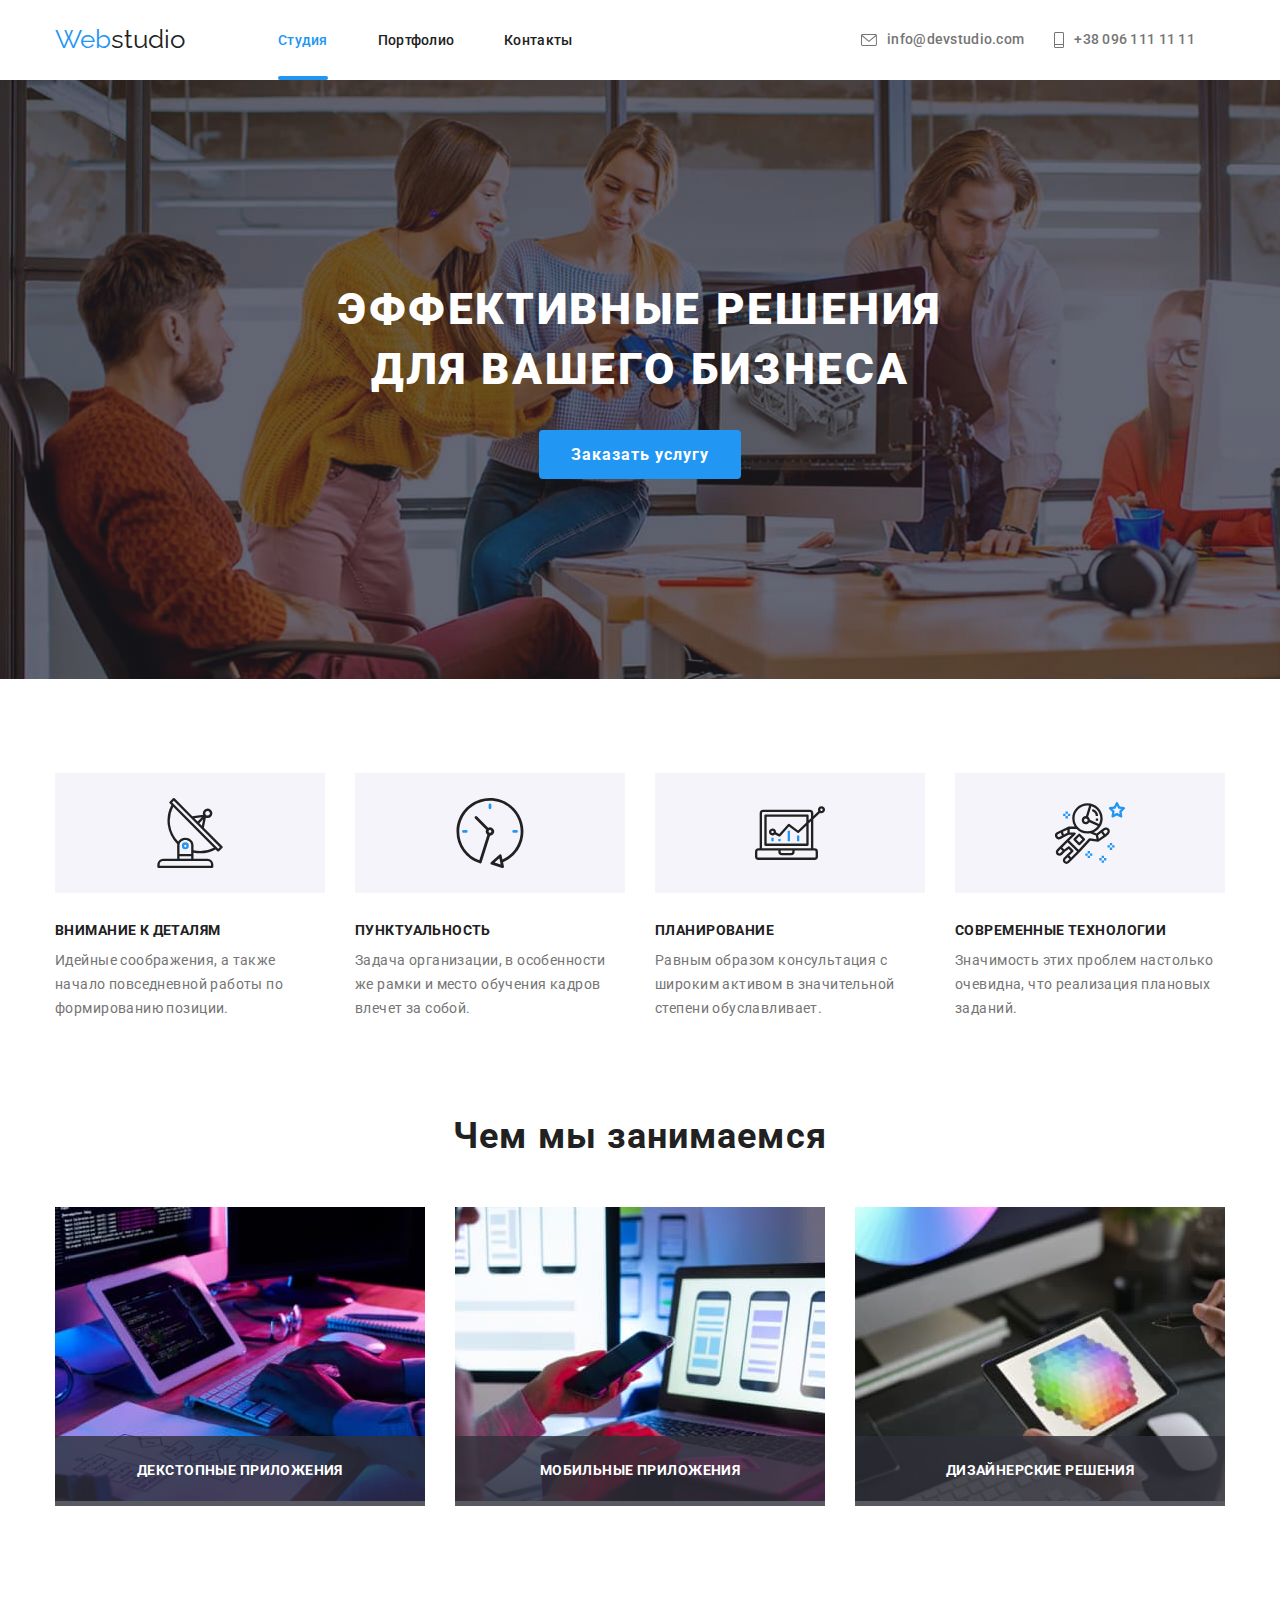
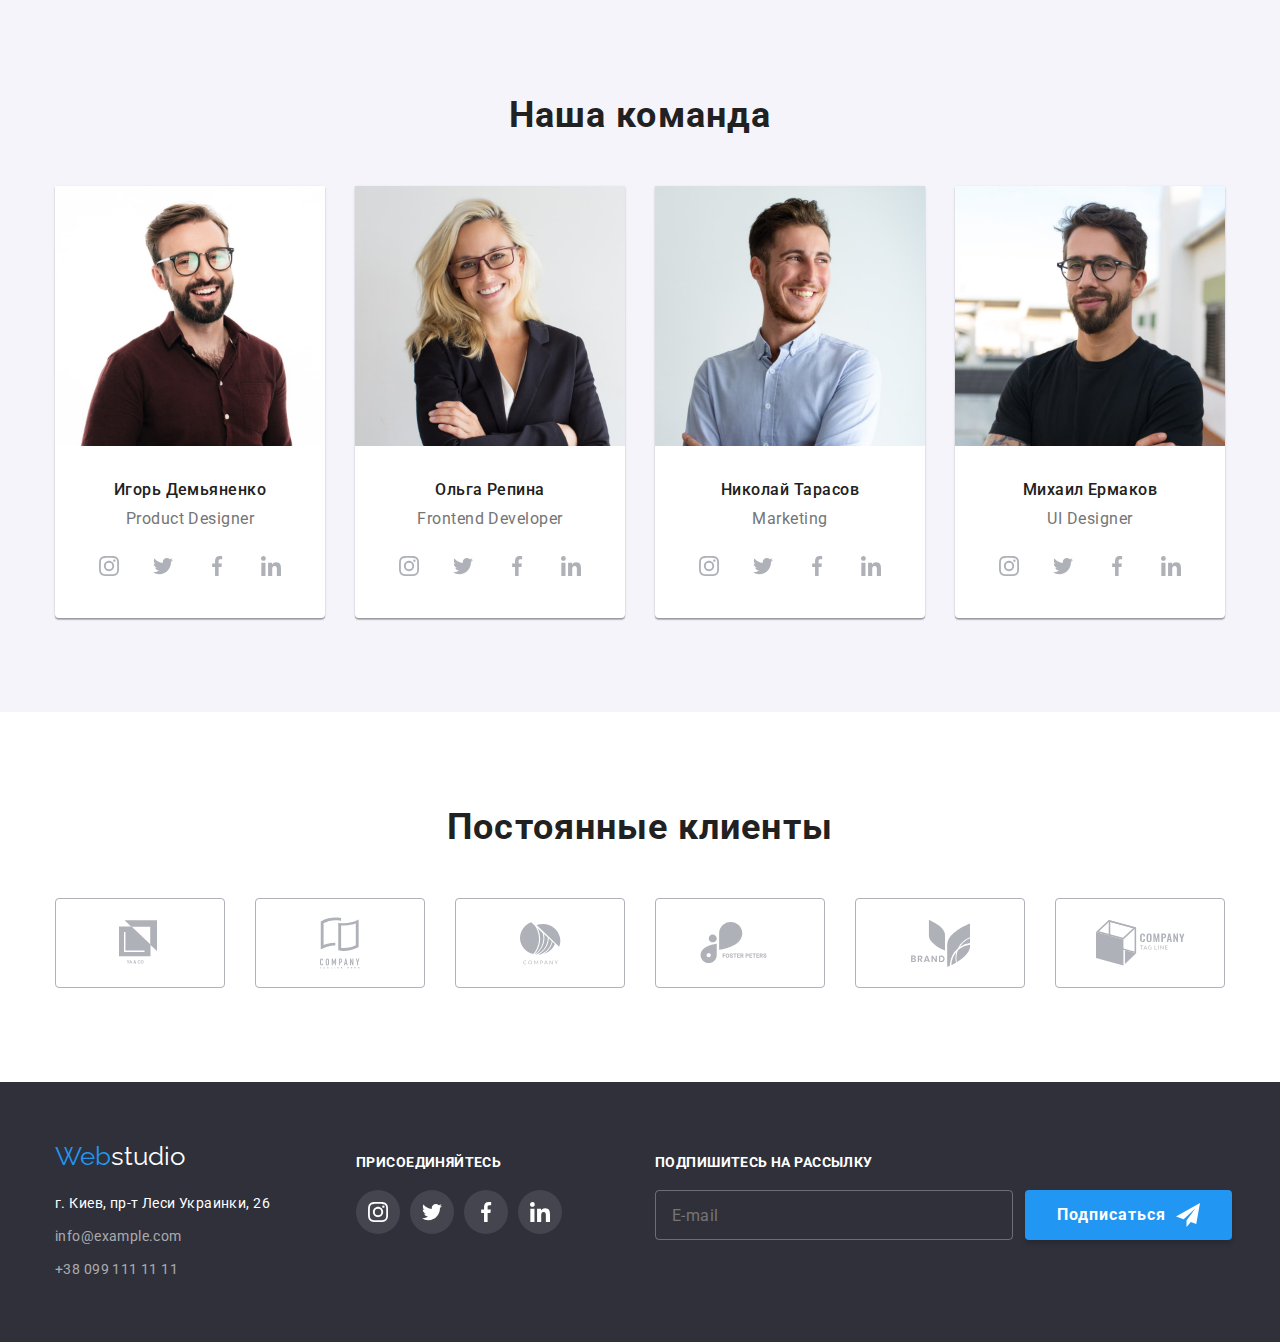
<file: index.html>
<!DOCTYPE html>
<html lang="ru">
  <!-- Ветка для учителя -->

  <head>
    <meta charset="UTF-8" />
    <meta name="viewport" content="width=device-width, initial-scale=1.0" />
    <title>Студия</title>
    <!-- <link
      rel="stylesheet"
      href="https://cdnjs.cloudflare.com/ajax/libs/modern-normalize/1.0.0/modern-normalize.min.css"
    /> -->
    <link rel="preconnect" href="https://fonts.gstatic.com" />
    <link
      href="https://fonts.googleapis.com/css2?family=Raleway:wght@700&family=Roboto:wght@400;500;700;900&display=swap"
      rel="stylesheet"
    />
    <link rel="stylesheet" href="./CSS/normalize.css" />
    <link rel="stylesheet" href="./CSS/style.css" />
  </head>

  <body>
    <!--Шапка сайта-->

    <header class="header header-index">
      <div class="container flex header-center">
        <nav class="nav-flex">
          <a lang="en" href="./index.html" class="logo link"
            ><span class="web">Web</span>studio</a
          >
          <ul class="site-nav list">
            <li class="space">
              <a href="./index.html" class="link current link-push-line"
                >Студия</a
              >
            </li>
            <li class="space">
              <a href="./portfolio.html" class="link">Портфолио</a>
            </li>
            <li class="space">
              <a href="" class="link">Контакты</a>
            </li>
          </ul>
        </nav>

        <ul class="contacts list">
          <li>
            <a href="mailto:info@devstudio.com" class="link"
              ><svg class="icon-contacts" width="16" height="12">
                <use href="./images/svg/sprite.svg#icon-envelope"></use>
              </svg>
              info@devstudio.com</a
            >
          </li>
          <li>
            <a href="tel:+380961111111" class="link"
              ><svg class="icon-contacts" width="10" height="16">
                <use href="./images/svg/sprite.svg#icon-phone"></use>
              </svg>
              +38 096 111 11 11</a
            >
          </li>
        </ul>
      </div>
    </header>
    <!--Основной уникальный контент-->
    <main>
      <section class="banner">
        <div class="banner-center">
          <h1 class="tagline">Эффективные решения для вашего бизнеса</h1>
          <a href="#" class="order btn link" data-modal-open>Заказать услугу</a>
        </div>
      </section>

      <!--Наши преимущества-->
      <section class="container section-padding">
        <h2 hidden>Наши преимущества</h2>
        <ul class="advantages list flex">
          <li class="flex-advantages">
            <div class="advantages-div">
              <svg class="advantages-svg">
                <use
                  href="./images/svg/sprite.svg#icon-advantages-antenna"
                ></use>
              </svg>
            </div>
            <h3 class="advantages-about">Внимание к деталям</h3>
            <p class="desc">
              Идейные соображения, а также начало повседневной работы по
              формированию позиции.
            </p>
          </li>
          <li class="flex-advantages">
            <div class="advantages-div">
              <svg class="advantages-svg">
                <use href="./images/svg/sprite.svg#icon-advantages-clock"></use>
              </svg>
            </div>
            <h3 class="advantages-about">Пунктуальность</h3>
            <p class="desc">
              Задача организации, в особенности же рамки и место обучения кадров
              влечет за собой.
            </p>
          </li>
          <li class="flex-advantages">
            <div class="advantages-div">
              <svg class="advantages-svg">
                <use
                  href="./images/svg/sprite.svg#icon-advantages-diagram"
                ></use>
              </svg>
            </div>
            <h3 class="advantages-about">Планирование</h3>
            <p class="desc">
              Равным образом консультация с широким активом в значительной
              степени обуславливает.
            </p>
          </li>
          <li class="flex-advantages">
            <div class="advantages-div">
              <svg class="advantages-svg">
                <use
                  href="./images/svg/sprite.svg#icon-advantages-astronaut"
                ></use>
              </svg>
            </div>
            <h3 class="advantages-about">Современные технологии</h3>
            <p class="desc">
              Значимость этих проблем настолько очевидна, что реализация
              плановых заданий.
            </p>
          </li>
        </ul>
      </section>
      <!--Чем мы занимаемся-->
      <section class="container section-whatwedo">
        <h2 class="heading">Чем мы занимаемся</h2>
        <ul class="list flex">
          <li class="whatwedo-list">
            <a href=""
              ><img
                src="./images/keyboards.jpg"
                alt="Печатает на клавиатуре"
                width="370"
            /></a>
            <div class="whatwedo-name">Декстопные приложения</div>
          </li>
          <li class="whatwedo-list">
            <a href=""
              ><img
                src="./images/lookatthephone.jpg"
                alt="Смотрит на телефон и на экран"
                width="370"
            /></a>
            <div class="whatwedo-name">Мобильные приложения</div>
          </li>
          <li class="whatwedo-list">
            <a href=""
              ><img
                src="./images/lookatthepalette.jpg"
                alt="Смотрит на цветовую палитру"
                width="370"
            /></a>
            <div class="whatwedo-name">Дизайнерские решения</div>
          </li>
        </ul>
      </section>
      <!--Наши специалисты-->
      <section class="ourteam section-padding">
        <div class="container">
          <h2 class="heading">Наша команда</h2>
          <ul class="list flex">
            <li class="ourteam-back">
              <a href=""
                ><img
                  src="./images/our-team/igor.jpg"
                  alt="фото Игоря Демьяненко"
                  width="270"
              /></a>
              <h3 class="heading-team">Игорь Демьяненко</h3>
              <p class="desc">Product Designer</p>
              <ul class="flex list icon-ul">
                <li class="icon-list">
                  <a class="icon-social-list" href="" alt="Иконка Инстаграм">
                    <svg class="icon-social">
                      <use href="./images/svg/sprite.svg#icon-instagram"></use>
                    </svg>
                  </a>
                </li>
                <li>
                  <a class="icon-social-list" href="" alt="Иконка Твиттер">
                    <svg class="icon-social">
                      <use href="./images/svg/sprite.svg#icon-twitter"></use>
                    </svg>
                  </a>
                </li>
                <li>
                  <a class="icon-social-list" href="" alt="Иконка Фейсбук">
                    <svg class="icon-social">
                      <use href="./images/svg/sprite.svg#icon-facebook"></use>
                    </svg>
                  </a>
                </li>
                <li>
                  <a class="icon-social-list" href="" alt="Иконка Линкедин">
                    <svg class="icon-social">
                      <use href="./images/svg/sprite.svg#icon-linkedin"></use>
                    </svg>
                  </a>
                </li>
              </ul>
            </li>
            <li class="ourteam-back">
              <a href=""
                ><img
                  src="./images/our-team/olga.jpg"
                  alt="фото Ольги Репиной"
                  width="270"
              /></a>
              <h3 class="heading-team">Ольга Репина</h3>
              <p class="desc">Frontend Developer</p>
              <ul class="flex list icon-ul">
                <li class="icon-list">
                  <a class="icon-social-list" href="" alt="Иконка Инстаграм">
                    <svg class="icon-social">
                      <use href="./images/svg/sprite.svg#icon-instagram"></use>
                    </svg>
                  </a>
                </li>
                <li>
                  <a class="icon-social-list" href="" alt="Иконка Твиттер">
                    <svg class="icon-social">
                      <use href="./images/svg/sprite.svg#icon-twitter"></use>
                    </svg>
                  </a>
                </li>
                <li>
                  <a class="icon-social-list" href="" alt="Иконка Фейсбук">
                    <svg class="icon-social">
                      <use href="./images/svg/sprite.svg#icon-facebook"></use>
                    </svg>
                  </a>
                </li>
                <li>
                  <a class="icon-social-list" href="" alt="Иконка Линкедин">
                    <svg class="icon-social">
                      <use href="./images/svg/sprite.svg#icon-linkedin"></use>
                    </svg>
                  </a>
                </li>
              </ul>
            </li>
            <li class="ourteam-back">
              <a href=""
                ><img
                  src="./images/our-team/nikolay.jpg"
                  alt="фото Николая Тарасова"
                  width="270"
              /></a>
              <h3 class="heading-team">Николай Тарасов</h3>
              <p class="desc">Marketing</p>
              <ul class="flex list icon-ul">
                <li>
                  <a class="icon-social-list" href="" alt="Иконка Инстаграм">
                    <svg class="icon-social">
                      <use href="./images/svg/sprite.svg#icon-instagram"></use>
                    </svg>
                  </a>
                </li>
                <li>
                  <a class="icon-social-list" href="" alt="Иконка Твиттер">
                    <svg class="icon-social">
                      <use href="./images/svg/sprite.svg#icon-twitter"></use>
                    </svg>
                  </a>
                </li>
                <li>
                  <a class="icon-social-list" href="" alt="Иконка Фейсбук">
                    <svg class="icon-social">
                      <use href="./images/svg/sprite.svg#icon-facebook"></use>
                    </svg>
                  </a>
                </li>
                <li>
                  <a class="icon-social-list" href="" alt="Иконка Линкедин">
                    <svg class="icon-social">
                      <use href="./images/svg/sprite.svg#icon-linkedin"></use>
                    </svg>
                  </a>
                </li>
              </ul>
            </li>
            <li class="ourteam-back">
              <a href=""
                ><img
                  src="./images/our-team/mickael.jpg"
                  alt="фото Михаила Ермакова"
                  width="270"
              /></a>
              <h3 class="heading-team">Михаил Ермаков</h3>
              <p class="desc">UI Designer</p>
              <ul class="flex list icon-ul">
                <li class="icon-list">
                  <a class="icon-social-list" href="" alt="Иконка Инстаграм">
                    <svg class="icon-social">
                      <use href="./images/svg/sprite.svg#icon-instagram"></use>
                    </svg>
                  </a>
                </li>
                <li>
                  <a class="icon-social-list" href="" alt="Иконка Твиттер">
                    <svg class="icon-social">
                      <use href="./images/svg/sprite.svg#icon-twitter"></use>
                    </svg>
                  </a>
                </li>
                <li>
                  <a class="icon-social-list" href="" alt="Иконка Фейсбук">
                    <svg class="icon-social">
                      <use href="./images/svg/sprite.svg#icon-facebook"></use>
                    </svg>
                  </a>
                </li>
                <li>
                  <a class="icon-social-list" href="" alt="Иконка Линкедин">
                    <svg class="icon-social">
                      <use href="./images/svg/sprite.svg#icon-linkedin"></use>
                    </svg>
                  </a>
                </li>
              </ul>
            </li>
          </ul>
        </div>
      </section>
      <!-- Постоянные клиенты -->
      <section class="section-padding">
        <div class="container">
          <h2 class="heading">Постоянные клиенты</h2>
          <ul class="list flex">
            <li>
              <a class="logo-container" href="">
                <svg class="icon-logo" width="42px" height="49px">
                  <use href="./images/svg/sprite.svg#icon-logo-one"></use>
                </svg>
              </a>
            </li>
            <li>
              <a class="logo-container" href="">
                <svg class="icon-logo" width="40px" height="52px">
                  <use href="./images/svg/sprite.svg#icon-logo-two"></use>
                </svg>
              </a>
            </li>

            <li>
              <a class="logo-container" href="">
                <svg class="icon-logo" width="41px" height="43px">
                  <use href="./images/svg/sprite.svg#icon-logo-three"></use>
                </svg>
              </a>
            </li>
            <li>
              <a class="logo-container" href="">
                <svg class="icon-logo" width="80px" height="42px">
                  <use href="./images/svg/sprite.svg#icon-logo-four"></use>
                </svg>
              </a>
            </li>
            <li>
              <a class="logo-container" href="">
                <svg class="icon-logo" width="59px" height="47px">
                  <use href="./images/svg/sprite.svg#icon-logo-five"></use>
                </svg>
              </a>
            </li>
            <li>
              <a class="logo-container" href="">
                <svg class="icon-logo" width="89px" height="46px">
                  <use href="./images/svg/sprite.svg#icon-logo-six"></use>
                </svg>
              </a>
            </li>
          </ul>
        </div>
      </section>
    </main>
    <footer class="footer">
      <div class="container footer-flex">
        <div>
          <a lang="en" href="./index.html" class="logo link"
            ><span class="web">Web</span>studio</a
          >
          <address class="address">
            г. Киев, пр-т Леси Украинки, 26
            <a href="mailto:info@example.com" class="link">info@example.com</a>
            <a href="tel:+380991111111" class="link">+38 099 111 11 11</a>
          </address>
        </div>
        <div class="footer-margin">
          <p class="footer-p">присоединяйтесь</p>
          <ul class="flex list">
            <li class="footer-space-icon">
              <a class="icon-footer-list" href="" alt="Иконка Инстаграм">
                <svg class="icon-social">
                  <use href="./images/svg/sprite.svg#icon-instagram"></use>
                </svg>
              </a>
            </li>
            <li class="footer-space-icon">
              <a class="icon-footer-list" href="" alt="Иконка Твиттер">
                <svg class="icon-social">
                  <use href="./images/svg/sprite.svg#icon-twitter"></use>
                </svg>
              </a>
            </li>
            <li class="footer-space-icon">
              <a class="icon-footer-list" href="" alt="Иконка Фейсбук">
                <svg class="icon-social">
                  <use href="./images/svg/sprite.svg#icon-facebook"></use>
                </svg>
              </a>
            </li>
            <li class="footer-space-icon">
              <a class="icon-footer-list" href="" alt="Иконка Линкедин">
                <svg class="icon-social">
                  <use href="./images/svg/sprite.svg#icon-linkedin"></use>
                </svg>
              </a>
            </li>
          </ul>
        </div>
        <!-- Форма в футере -->
        <div class="footer-form-wrapper">
          <p class="footer-p">Подпишитесь на рассылку</p>
          <form class="footer-form">
            <input
              class="footer-input"
              type="email"
              name="mail"
              placeholder="E-mail"
              id="mail-footer"
            />
            <button class="footer-form-button btn" type="submit">
              <span>Подписаться</span>
              <svg class="icon-footer-send-form">
                <use
                  href="./images/svg/sprite.svg#icon-footer-send-button"
                ></use>
              </svg>
            </button>
          </form>
        </div>
      </div>
    </footer>
    <!-- Модалка -->
    <!-- is-hidden вернуть в бэкдроп -->
    <div class="backdrop is-hidden" data-modal>
      <div class="modal">
        <button class="modal-close-button" data-modal-close>
          <img src="./images/close.png" alt="X" class="png-close-button" />
        </button>
        <!-- Форма в модалке -->
        <form class="modal-form">
          <h4 class="modal-header-text">
            Оставьте свои данные, мы вам перезвоним
          </h4>
          <!-- Имя -->
          <label class="label-modal block" for="name">Имя</label>
          <span class="input-modal-wrapper" .>
            <svg class="icon-modal">
              <use href="./images/svg/sprite.svg#icon-modal-name"></use>
            </svg>
            <input
              class="input-modal block"
              type="text"
              name="name"
              id="name"
              pattern="[а-я А-Я]{2,}"
            />
          </span>
          <!-- Телефон -->
          <label class="label-modal block" for="phone">Телефон</label>
          <span class="input-modal-wrapper">
            <svg class="icon-modal">
              <use href="./images/svg/sprite.svg#icon-modal-phone"></use>
            </svg>
            <input class="input-modal block" type="tel" name="tel" id="phone" />
          </span>
          <!-- Почта -->
          <label class="label-modal block" for="mail">Почта</label>
          <span class="input-modal-wrapper">
            <svg class="icon-modal">
              <use href="./images/svg/sprite.svg#icon-modal-email"></use>
            </svg>
            <input
              class="input-modal block"
              type="email"
              name="mail"
              id="mail"
            />
          </span>
          <!-- Комментарии -->
          <label class="label-modal block" for="comment">Комментарий</label>
          <textarea
            class="textarea-modal block"
            name="comment"
            id="comment"
            placeholder="Введите текст"
          ></textarea>
          <div class="block agree-form">
            <input
              class="checkbox"
              type="checkbox"
              name="checkbox"
              id="policy"
              value="accept"
            />
            <label class="checkbox-text label-agree" for="policy"
              >Соглашаюсь с рассылкой и принимаю</label
            >
            <a class="checkbox-text agree" href="#">Условия договора</a>
          </div>
          <button class="button-modal btn" type="submit">Отправить</button>
        </form>
      </div>
    </div>
    <script src="./js/modal.js"></script>
  </body>
</html>
</file>
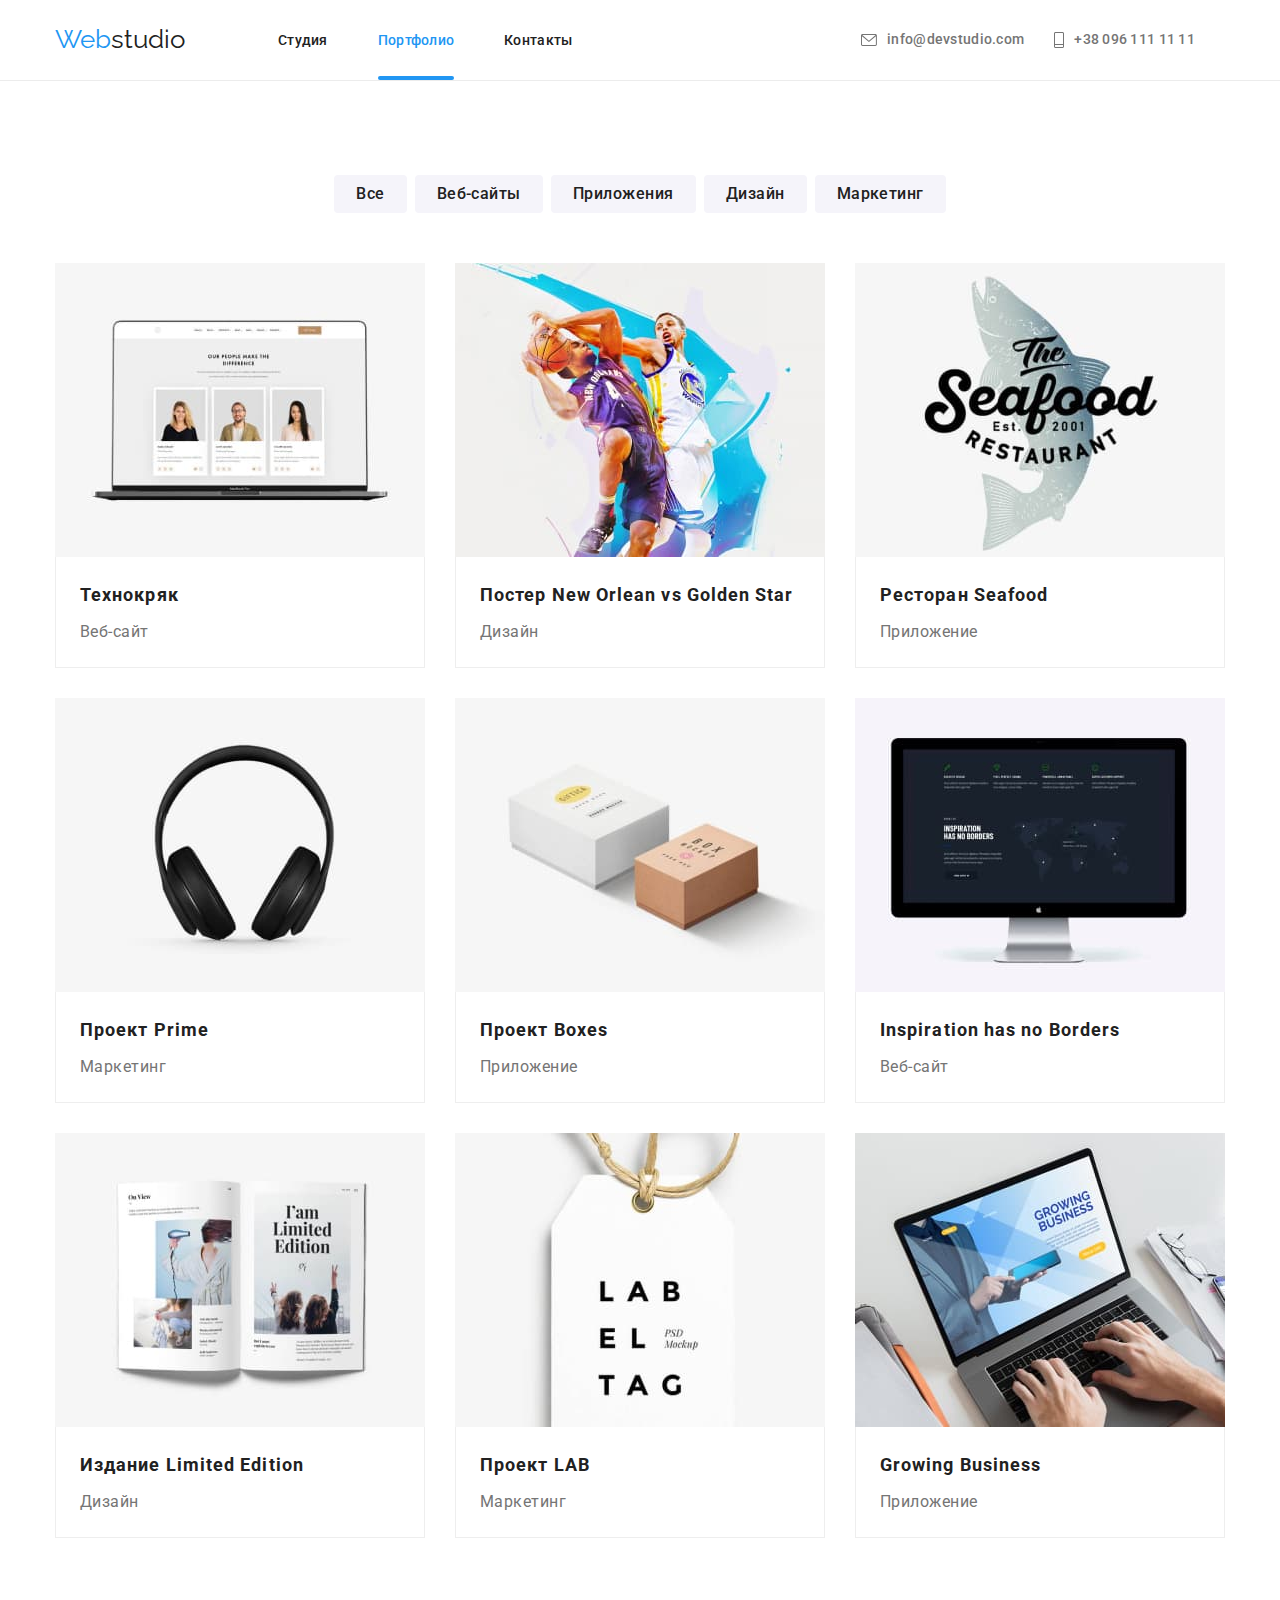
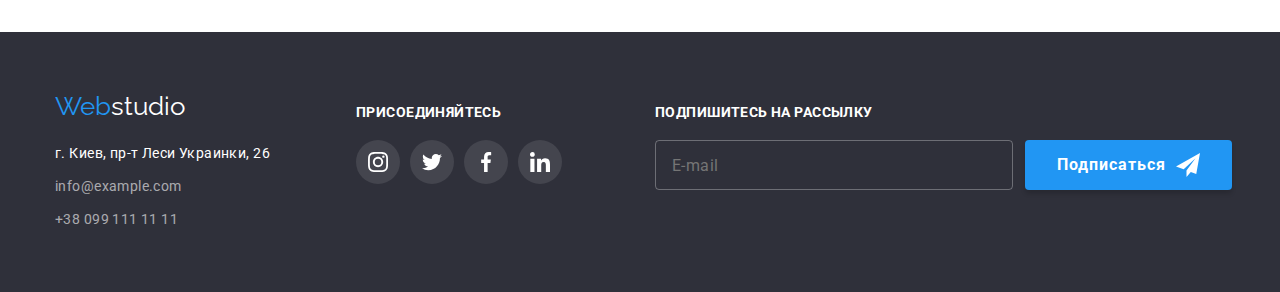
<file: portfolio.html>
<!DOCTYPE html>
<html lang="ru">
  <!-- Ветка для учителя -->

  <head>
    <meta charset="UTF-8" />
    <meta name="viewport" content="width=device-width, initial-scale=1.0" />
    <title>Портфолио</title>
    <!-- <link
      rel="stylesheet"
      href="https://cdnjs.cloudflare.com/ajax/libs/modern-normalize/1.0.0/modern-normalize.min.css"
    /> -->
    <link rel="preconnect" href="https://fonts.gstatic.com" />
    <link
      href="https://fonts.googleapis.com/css2?family=Raleway:wght@700&family=Roboto:wght@400;500;700;900&display=swap"
      rel="stylesheet"
    />
    <link rel="stylesheet" href="./CSS/normalize.css" />
    <link rel="stylesheet" href="./CSS/style.css" />
  </head>

  <body>
    <!-- Шапка сайта -->
    <header class="header">
      <div class="container flex header-center">
        <nav class="nav-flex">
          <a lang="en" href="./index.html" class="logo link"
            ><span class="web">Web</span>studio</a
          >
          <ul class="site-nav list">
            <li class="space">
              <a href="./index.html" class="link">Студия</a>
            </li>
            <li class="space">
              <a href="./portfolio.html" class="link current link-push-line"
                >Портфолио</a
              >
            </li>
            <li class="space">
              <a href="" class="link">Контакты</a>
            </li>
          </ul>
        </nav>

        <ul class="contacts list">
          <li>
            <a href="mailto:info@devstudio.com" class="link"
              ><svg class="icon-contacts" width="16" height="12">
                <use href="./images/svg/sprite.svg#icon-envelope"></use>
              </svg>
              info@devstudio.com</a
            >
          </li>
          <li>
            <a href="tel:+380961111111" class="link"
              ><svg class="icon-contacts" width="10" height="16">
                <use href="./images/svg/sprite.svg#icon-phone"></use>
              </svg>
              +38 096 111 11 11</a
            >
          </li>
        </ul>
      </div>
    </header>
    <!-- Основной контент -->
    <main>
      <section class="gallery container section-padding">
        <h1 hidden>Галерея работ</h1>
        <ul class="list flex-button">
          <li class="space-button">
            <button type="button" class="button">Все</button>
          </li>
          <li class="space-button">
            <button type="button" class="button">Веб-сайты</button>
          </li>
          <li class="space-button">
            <button type="button" class="button">Приложения</button>
          </li>
          <li class="space-button">
            <button type="button" class="button">Дизайн</button>
          </li>
          <li class="space-button">
            <button type="button" class="button">Маркетинг</button>
          </li>
        </ul>
        <ul class="list flex-gallery wrap">
          <li class="gallery-back">
            <div class="main-img-gallery">
              <img
                class="img-gallery"
                src="./images/gallery/technoduck.jpg"
                alt="Презентация сайта компании Технокряк"
                width="370"
                height="294"
              />
              <div class="overlay-gallery">
                Технокряк это современная площадка распространения коронавируса.
                Компании используют эту платформу для цифрового шпионажа и атак
                на защищённые сервера конкурентов.
              </div>
            </div>
            <div class="bordering">
              <h2 class="heading-gallery">Технокряк</h2>
              <p class="desc">Веб-сайт</p>
            </div>
          </li>
          <li class="gallery-back">
            <div class="main-img-gallery">
              <img
                class="img-gallery"
                src="./images/gallery/poster-neworleans.jpg"
                alt="Дизайн постера для баскетбольного матча команд Нового Орлеана и Золотых Звёзд"
                width="370"
                height="294"
              />
              <div class="overlay-gallery">
                Технокряк это современная площадка распространения коронавируса.
                Компании используют эту платформу для цифрового шпионажа и атак
                на защищённые сервера конкурентов.
              </div>
            </div>
            <div class="bordering">
              <h2 class="heading-gallery">
                Постер <span lang="en">New Orlean vs Golden Star</span>
              </h2>
              <p class="desc">Дизайн</p>
            </div>
          </li>
          <li class="gallery-back">
            <div class="main-img-gallery">
              <img
                class="img-gallery"
                src="./images/gallery/rest-seafood.jpg"
                alt="Дизайн приложения для рыбного ресторана"
                width="370"
                height="294"
              />
              <div class="overlay-gallery">
                Технокряк это современная площадка распространения коронавируса.
                Компании используют эту платформу для цифрового шпионажа и атак
                на защищённые сервера конкурентов.
              </div>
            </div>
            <div class="bordering">
              <h2 class="heading-gallery" lang="en">
                Ресторан <span lang="en">Seafood</span>
              </h2>
              <p class="desc">Приложение</p>
            </div>
          </li>

          <li class="gallery-back">
            <div class="main-img-gallery">
              <img
                class="img-gallery"
                src="./images/gallery/headphones.jpg"
                alt="Презентация маркетинг-проекта с наушниками"
                width="370"
                height="294"
              />
              <div class="overlay-gallery">
                Технокряк это современная площадка распространения коронавируса.
                Компании используют эту платформу для цифрового шпионажа и атак
                на защищённые сервера конкурентов.
              </div>
            </div>
            <div class="bordering">
              <h2 class="heading-gallery">
                Проект <span lang="en">Prime</span>
              </h2>
              <p class="desc">Маркетинг</p>
            </div>
          </li>
          <li class="gallery-back">
            <div class="main-img-gallery">
              <img
                class="img-gallery"
                src="./images/gallery/boxes.jpg"
                alt="Дизайн приложения проекта Коробки"
                width="370"
                height="294"
              />
              <div class="overlay-gallery">
                Технокряк это современная площадка распространения коронавируса.
                Компании используют эту платформу для цифрового шпионажа и атак
                на защищённые сервера конкурентов.
              </div>
            </div>
            <div class="bordering">
              <h2 class="heading-gallery">
                Проект <span lang="en">Boxes</span>
              </h2>
              <p class="desc">Приложение</p>
            </div>
          </li>
          <li class="gallery-back">
            <div class="main-img-gallery">
              <img
                class="img-gallery"
                class="img-gallery"
                src="./images/gallery/web-inspiration.jpg"
                alt="Презентация веб-сайта Вдохновение не имеет границ"
                width="370"
                height="294"
              />
              <div class="overlay-gallery">
                Технокряк это современная площадка распространения коронавируса.
                Компании используют эту платформу для цифрового шпионажа и атак
                на защищённые сервера конкурентов.
              </div>
            </div>
            <div class="bordering">
              <h2 class="heading-gallery" lang="en">
                Inspiration has no Borders
              </h2>
              <p class="desc">Веб-сайт</p>
            </div>
          </li>

          <li class="gallery-back">
            <div class="main-img-gallery">
              <img
                class="img-gallery"
                src="./images/gallery/book.jpg"
                alt="Дизайн издания Лимитед Едишн"
                width="370"
                height="294"
              />
              <div class="overlay-gallery">
                Технокряк это современная площадка распространения коронавируса.
                Компании используют эту платформу для цифрового шпионажа и атак
                на защищённые сервера конкурентов.
              </div>
            </div>
            <div class="bordering">
              <h2 class="heading-gallery">
                Издание <span lang="en">Limited Edition</span>
              </h2>
              <p class="desc">Дизайн</p>
            </div>
          </li>
          <li class="gallery-back">
            <div class="main-img-gallery">
              <img
                class="img-gallery"
                src="./images/gallery/label-lab.jpg"
                alt="Презентация маркетинг-проекта на бирке Лаб"
                width="370"
                height="294"
              />
              <div class="overlay-gallery">
                Технокряк это современная площадка распространения коронавируса.
                Компании используют эту платформу для цифрового шпионажа и атак
                на защищённые сервера конкурентов.
              </div>
            </div>
            <div class="bordering">
              <h2 class="heading-gallery">Проект <span lang="en">LAB</span></h2>
              <p class="desc">Маркетинг</p>
            </div>
          </li>
          <li class="gallery-back">
            <div class="main-img-gallery">
              <img
                class="img-gallery"
                src="./images/gallery/hand-app.jpg"
                alt="Презентация приложения"
                width="370"
                height="294"
              />
              <div class="overlay-gallery">
                Технокряк это современная площадка распространения коронавируса.
                Компании используют эту платформу для цифрового шпионажа и атак
                на защищённые сервера конкурентов.
              </div>
            </div>
            <div class="bordering">
              <h2 class="heading-gallery" lang="en">Growing Business</h2>
              <p class="desc">Приложение</p>
            </div>
          </li>
        </ul>
      </section>
    </main>
    <!-- Подвал -->
    <footer class="footer">
      <div class="container footer-flex">
        <div>
          <a lang="en" href="./index.html" class="logo link"
            ><span class="web">Web</span>studio</a
          >
          <address class="address">
            г. Киев, пр-т Леси Украинки, 26
            <a href="mailto:info@example.com" class="link">info@example.com</a>
            <a href="tel:+380991111111" class="link">+38 099 111 11 11</a>
          </address>
        </div>
        <div class="footer-margin">
          <p class="footer-p">присоединяйтесь</p>
          <ul class="flex list">
            <li class="footer-space-icon">
              <a class="icon-footer-list" href="" alt="Иконка Инстаграм">
                <svg class="icon-social">
                  <use href="./images/svg/sprite.svg#icon-instagram"></use>
                </svg>
              </a>
            </li>
            <li class="footer-space-icon">
              <a class="icon-footer-list" href="" alt="Иконка Твиттер">
                <svg class="icon-social">
                  <use href="./images/svg/sprite.svg#icon-twitter"></use>
                </svg>
              </a>
            </li>
            <li class="footer-space-icon">
              <a class="icon-footer-list" href="" alt="Иконка Фейсбук">
                <svg class="icon-social">
                  <use href="./images/svg/sprite.svg#icon-facebook"></use>
                </svg>
              </a>
            </li>
            <li class="footer-space-icon">
              <a class="icon-footer-list" href="" alt="Иконка Линкедин">
                <svg class="icon-social">
                  <use href="./images/svg/sprite.svg#icon-linkedin"></use>
                </svg>
              </a>
            </li>
          </ul>
        </div>
        <!-- Форма в футере -->
        <div class="footer-form-wrapper">
          <p class="footer-p">Подпишитесь на рассылку</p>
          <form class="footer-form">
            <input
              class="footer-input"
              type="email"
              name="mail"
              placeholder="E-mail"
              id="mail-footer"
            />
            <button class="footer-form-button btn" type="submit">
              <span>Подписаться</span>
              <svg class="icon-footer-send-form">
                <use
                  href="./images/svg/sprite.svg#icon-footer-send-button"
                ></use>
              </svg>
            </button>
          </form>
        </div>
      </div>
    </footer>
  </body>
</html>
</file>
<file: CSS/style.css>
/* цвет текста
черный основной #212121
белый #FFFFFF
бледносерый добавочный #757575 
акцентный голубой для текста и оформления #2196F3 
цвета баннера и футера #2F303A
для кнопок и секции светло серый #F5F4FA */
/* нормалайз не дает нужного эффеккта по этому использую это html {
  box-sizing: border-box;
}
*,
*::before,
*::after {
  box-sizing: inherit;
} */

/* About all document */
html {
  box-sizing: border-box;
}
* {
  box-sizing: inherit;
  padding-inline-start: 0px;
}

:root {
  --accent-color: #2196f3;
  --main-color: #212121;
  --second-color: #757575;
  --clean-color: #ffffff;
  --dark-background: #2f303a;
  --light-background: #f5f4fa;
  --border-header: #ececec;
  --border-gallery: #eeeeee;
  --footer-link: rgba(255, 255, 255, 0.6);
  --drop-shadow: drop-shadow(0px 4px 4px rgba(0, 0, 0, 0.25));
  --icon-gray: #afb1b8;
  --ourteam-shadow: 0px 1px 3px rgba(0, 0, 0, 0.12),
    0px 1px 1px rgba(0, 0, 0, 0.14), 0px 2px 1px rgba(0, 0, 0, 0.2);
  --footer-icons: rgba(255, 255, 255, 0.1);
  --modal-shadow: 0px 1px 3px rgba(0, 0, 0, 0.12),
    0px 1px 1px rgba(0, 0, 0, 0.14), 0px 2px 1px rgba(0, 0, 0, 0.2);
  --modal-back: rgba(0, 0, 0, 0.2);
  --whatwedo-overlay: rgba(47, 48, 58, 0.8);
  --gallery-overlay: rgba(33, 150, 243, 0.9);

  --timing-function: cubic-bezier(0.4, 0, 0.2, 1);
  --time-duration: 250ms;
  --footer-shadow-button: 0px 4px 4px rgba(0, 0, 0, 0.15);
  --footer-border-input: rgba(255, 255, 255, 0.3);
  --input-modal-border: rgba(33, 33, 33, 0.2);
  --textarea-placeholder: rgba(117, 117, 117, 0.5);
}

body {
  background-color: var(--clean-color);
  color: var(--main-color);
  font-family: 'Roboto', sans-serif;
  font-style: normal;
  font-weight: normal;
}

/* ширина общего контента */
.container {
  margin-left: auto;
  margin-right: auto;
  width: 1200px;
  padding-left: 15px;
  padding-right: 15px;
}
.flex {
  display: flex;
  justify-content: space-between;
}

.wrap {
  flex-wrap: wrap;
}
.web {
  color: var(--accent-color);
}

.list {
  list-style: none;
  margin: 0px;
}

.btn {
  color: var(--clean-color);
  background-color: var(--accent-color);
  font-family: Roboto;
  font-weight: bold;
  font-size: 16px;
  line-height: 1.87;
  text-align: center;
  letter-spacing: 0.06em;
  border-radius: 4px;
}
/* Header */
.header {
  padding: 25px 0px;
  border-bottom: 1px solid var(--border-header);
}

.header-index {
  border: none;
}
.header .header-center {
  align-items: center;
}

.logo {
  color: var(--main-color);
  font-family: 'Raleway', sans-serif;
  font-size: 26px;
}

.contacts .link,
.contacts .link:visited {
  color: var(--second-color);
  font-weight: 500;
  font-size: 14px;
  line-height: 1.14;
  letter-spacing: 0.02em;
  margin-right: 30px;
  display: flex;
  align-items: center;
  /* 
  transition-property: color;
  transition-duration: 250ms;
  transition-timing-function: var(--timing-function); */
  transition: color var(--time-duration) var(--timing-function);
}
.contacts:last-child {
  margin-right: 0;
}
.icon-contacts {
  margin-right: 10px;
}

.space:not(:last-child) {
  margin-right: 50px;
}

.contacts {
  display: flex;
}

.nav-flex {
  display: flex;
  align-items: center;
}

.site-nav {
  margin-left: 93px;
  display: flex;
}

.site-nav .link,
.site-nav .link:visited {
  color: var(--main-color);
  font-weight: 500;
  font-size: 14px;
  line-height: 1.14;
  letter-spacing: 0.02em;

  /* transition-property: color;
  transition-duration: 250ms;
  transition-timing-function: var(--timing-function); */
  transition: color var(--time-duration) var(--timing-function);
}

.site-nav .link:hover,
.site-nav .link:focus,
.contacts .link:hover,
.contacts .link:focus {
  color: var(--accent-color);
}

.site-nav .link.current {
  color: var(--accent-color);
}

/* link hover line */
.link-push-line {
  position: relative;
  padding: 32px 0;
}

.link-push-line::before {
  content: '';
  position: absolute;
  bottom: 0;
  width: 100%;
  height: 4px;
  background-color: var(--accent-color);
  border-radius: 2px;
}

/* section banner */
.tagline {
  font-weight: 900;
  font-size: 44px;
  line-height: 1.36;
  text-align: center;
  letter-spacing: 0.06em;
  text-transform: uppercase;
  color: var(--clean-color);
  width: 696px;
  margin: 0 auto;
}

.banner-center {
  text-align: center;
}

.banner {
  padding: 200px 0px;
  background-color: var(--dark-background);
  background-image: linear-gradient(
      to top,
      rgba(47, 48, 58, 0.4),
      rgba(47, 48, 58, 0.4)
    ),
    url(../images/bg-our-office.jpg);
  background-size: cover;
}

.order {
  display: inline-block;
  padding: 10px 32px;
  margin-top: 30px;
  box-shadow: var(--drop-shadow);
}

/* most sections */
.section-padding {
  padding: 94px 15px;
}

/* section our advantages */
.advantages .advantages-about {
  font-weight: bold;
  font-size: 14px;
  line-height: 1.14;
  letter-spacing: 0.03em;
  text-transform: uppercase;
  margin: 0px 0px 10px 0px;
}

.advantages .desc {
  font-size: 14px;
  line-height: 1.71;
  letter-spacing: 0.03em;
  margin: 0px;
}

.flex-advantages {
  width: 270px;
}

.advantages-div {
  display: flex;
  background-color: var(--light-background);
  height: 120px;
  margin-bottom: 30px;
  align-items: center;
  justify-content: center;
}
.advantages-svg {
  width: 70px;
  height: 70px;
}
/* section what we do */
.section-whatwedo {
  padding-bottom: 94px;
}
.whatwedo-list {
  position: relative;
}
.whatwedo-name {
  position: absolute;
  bottom: 0;
  width: 100%;

  font-weight: bold;
  font-size: 14px;
  line-height: 1.14;
  letter-spacing: 0.03em;

  text-align: center;
  text-transform: uppercase;
  color: var(--clean-color);
  background: var(--whatwedo-overlay);
  padding-top: 27px;
  padding-bottom: 27px;
}
/* section our team */
.ourteam {
  background-color: var(--light-background);
}

.ourteam .heading-team {
  font-weight: 500;
  font-size: 16px;
  line-height: 1.19;
  text-align: center;
  letter-spacing: 0.03em;
  margin: 30px 0px 10px 0px;
}

.ourteam .desc {
  font-size: 16px;
  line-height: 1.19;
  text-align: center;
  letter-spacing: 0.03em;
  margin: 0px 0px 16px 0px;
}

.ourteam-back,
.ourteam-back:visited {
  background-color: var(--clean-color);
  width: 270px;
  /* в макете стоит три тени - это немного странно - они действуют одновременно?зачем так? */
  box-shadow: var(--ourteam-shadow);
  border-radius: 0px 0px 4px 4px;
  cursor: pointer;

  /* transition-property: filter;
  transition-duration: 250ms;
  transition-timing-function: var(--timing-function); */
  transition: filter var(--time-duration) var(--timing-function);
}

.ourteam-back:hover,
.ourteam-back:focus {
  filter: var(--drop-shadow);
}

.icon-ul {
  padding: 0 32px 30px 32px;
}

.icon-social-list,
.icon-social-list:visited {
  width: 44px;
  height: 44px;
  display: flex;
  justify-content: center;
  align-items: center;
  fill: var(--icon-gray);
  border-radius: 50%;

  /* transition-property: background-color, fill;
  transition-duration: 250ms;
  transition-timing-function: var(--timing-function); */
  transition: background-color var(--time-duration) var(--timing-function),
    fill var(--time-duration) var(--timing-function);
}
.icon-social-list:hover,
.icon-social-list:focus {
  border-radius: 50%;
  background-color: var(--accent-color);
  fill: var(--clean-color);
}
.icon-social {
  width: 20px;
  height: 20px;
}
/* other */
.heading {
  font-weight: bold;
  font-size: 36px;
  line-height: 1.17;
  text-align: center;
  letter-spacing: 0.03em;
  margin: 0px 0px 50px 0px;
}

.desc {
  color: var(--second-color);
}

.link {
  text-decoration: none;
}

/* section gallery */
.gallery {
  padding-bottom: 64px;
}
.flex-gallery {
  display: flex;
}
.gallery .heading-gallery {
  font-weight: bold;
  font-size: 18px;
  line-height: 2;
  letter-spacing: 0.06em;
  padding: 20px 24px 4px 24px;
  margin: 0px;
}

.gallery .desc {
  font-size: 16px;
  line-height: 1.88;
  letter-spacing: 0.03em;
  padding: 0px 24px;
  padding-bottom: 20px;
  margin: 0px;
}

.gallery-back,
.gallery-back:visited {
  width: 370px;
  margin-bottom: 30px;
  margin-right: 30px;
  cursor: pointer;

  /* transition-property: background-color, filter;
  transition-duration: 250ms;
  transition-timing-function: var(--timing-function); */
  transition: background-color var(--time-duration) var(--timing-function),
    filter var(--time-duration) var(--timing-function);
}

.gallery-back:hover,
.gallery-back:focus {
  background-color: var(--clean-color);
  filter: var(--drop-shadow);
}
.gallery-back:nth-child(3n) {
  margin-right: 0px;
}
.bordering {
  border-bottom: 1px solid var(--border-gallery);
  border-right: 1px solid var(--border-gallery);
  border-left: 1px solid var(--border-gallery);
}
.img-gallery {
  display: block;
}
/* gallery overlay */
.main-img-gallery {
  position: relative;
  overflow: hidden;
}

.overlay-gallery {
  position: absolute;
  width: 100%;
  height: 100%;
  padding: 63px 24px;
  bottom: -100%;
  /* зачем использовать боттом, если и без него так же работает? в чем его функция? */
  font-size: 18px;
  line-height: 1.56;
  letter-spacing: 0.03em;
  color: var(--clean-color);
  background-color: var(--gallery-overlay);

  transition: transform var(--time-duration) var(--timing-function);
}
.main-img-gallery:hover .overlay-gallery {
  transform: translateY(-100%);
}
/* buttons */
.button {
  color: var(--main-color);
  background-color: var(--light-background);
  font-weight: 500;
  font-size: 16px;
  line-height: 1.62;
  text-align: center;
  letter-spacing: 0.03em;

  display: inline-block;
  padding: 6px 22px;
  border-radius: 4px;
  border: none;
  margin-bottom: 50px;
  cursor: pointer;
  outline: none;

  transition: color var(--time-duration) var(--timing-function),
    background-color var(--time-duration) var(--timing-function),
    filter var(--time-duration) var(--timing-function);
}

.button:hover,
.button:focus {
  color: var(--clean-color);
  background-color: var(--accent-color);
  filter: var(--drop-shadow);
}

.flex-button {
  display: flex;
  justify-content: center;
}

.space-button:not(:last-child) {
  margin-right: 8px;
}
/* section our clients */
.logo-container,
.logo-container:visited {
  display: flex;
  align-items: center;
  justify-content: center;
  width: 170px;
  height: 90px;
  border: 1px solid var(--icon-gray);
  border-radius: 4px;
  fill: var(--icon-gray);

  transition: fill var(--time-duration) var(--timing-function),
    border-color var(--time-duration) var(--timing-function);
}
.logo-container:hover,
.logo-container:focus {
  fill: var(--accent-color);
  border-color: var(--accent-color);
}
/* footer */
.footer {
  background-color: var(--dark-background);
  padding: 60px 0px;
}

.footer .link {
  color: var(--clean-color);
}

.address {
  color: var(--clean-color);
  font-style: normal;
  font-weight: normal;
  font-size: 14px;
  line-height: 1.71;
  letter-spacing: 0.03em;
  width: 231px;
  margin-top: 20px;
}

.address .link,
.address .link:visited {
  color: var(--footer-link);
  display: inline-block;
  margin-top: 9px;
}
.icon-footer-list,
.icon-footer-list:visited {
  width: 44px;
  height: 44px;
  display: flex;
  justify-content: center;
  align-items: center;
  fill: var(--clean-color);
  background-color: var(--footer-icons);
  border-radius: 50%;

  transition: background-color var(--time-duration) var(--timing-function);
}
.icon-footer-list:hover,
.icon-footer-list:focus {
  background-color: var(--accent-color);
}
.footer-p {
  font-family: Roboto, sans-serif;
  font-style: normal;
  font-weight: bold;
  font-size: 14px;
  line-height: 16px;
  letter-spacing: 0.03em;
  text-transform: uppercase;
  color: var(--clean-color);
  margin-bottom: 20px;
  margin-top: 12px;
}

.footer-space-icon {
  margin-right: 10px;
}

.footer-space-icon:last-child {
  margin-right: 0;
}
.footer-flex {
  display: flex;
}
.footer-margin {
  margin-left: 70px;
}

/* Footer form */
.footer-form-wrapper {
  margin-left: 93px;
}
.footer-form {
  display: flex;
}
.footer-input {
  border: 1px solid var(--footer-border-input);
  border-radius: 4px;
  height: 50px;
  width: 358px;
  margin-right: 12px;
  outline: none;
  background-color: transparent;
  padding: 15px 16px;
  font-family: Roboto;
  font-size: 16px;
  line-height: 1.25;
  letter-spacing: 0.03em;
  color: var(--footer-link);
}
.footer-form-button {
  display: flex;
  border: none;
  outline: none;
  padding: 10px 32px;
  box-shadow: var(--footer-shadow-button);
  cursor: pointer;
  align-items: center;
}

.icon-footer-send-form {
  width: 24px;
  height: 24px;
  margin-left: 10px;
}

/* Modal window */
.backdrop {
  position: fixed;
  top: 0;
  left: 0;

  width: 100%;
  height: 100%;

  background-color: var(--modal-back);

  opacity: 1;
  transition: opacity var(--time-duration) var(--timing-function);
}
.backdrop.is-hidden {
  opacity: 0;
  pointer-events: none;
  visibility: hidden;
}
.backdrop.is-hidden .modal {
  transform: translate(-50%, -100%) scale(0.7);
}
.modal {
  position: absolute;
  top: 50%;
  left: 50%;

  transform: translate(-50%, -50%) scale(1);
  transition: transform 250ms var(--timing-function);

  width: 528px;
  height: 581px;

  background-color: var(--clean-color);
  border-radius: 4px;
  box-shadow: var(--modal-shadow);
}
.modal-close-button {
  position: absolute;
  top: 8px;
  right: 8px;

  border: none;
  background-color: transparent;
  box-shadow: none;
  padding: 0;
  outline: none;
}

/* Modal form */
.modal-form {
  padding: 40px;
}

.block {
  display: block;
  width: 100%;
}

.modal-header-text {
  font-weight: bold;
  font-size: 20px;
  line-height: 1.15;
  text-align: center;
  letter-spacing: 0.03em;
  margin: 0px;
  margin-bottom: 12px;
}

.label-modal {
  font-size: 12px;
  line-height: 1.16;
  letter-spacing: 0.01em;
  color: var(--second-color);
  margin-bottom: 4px;
}

.input-modal {
  margin-bottom: 10px;
  padding: 12px 16px 12px 42px;
  height: 40px;

  border: 1px solid var(--input-modal-border);
  border-radius: 4px;
}

.input-modal:focus {
  border-color: var(--accent-color);
  outline: none;
  transition: 250ms var(--timing-function);
}

.input-modal-wrapper {
  position: relative;
  display: block;
}

.input-modal-wrapper:focus-within {
  --color3: var(--accent-color);
}

.icon-modal {
  position: absolute;
  width: 18px;
  height: 18px;
  margin: 11px 0px 11px 12px;
}

/* comment */
.textarea-modal {
  resize: none;
  margin-bottom: 20px;
  resize: none;
  padding: 12px 16px;
  height: 120px;
  border: 1px solid var(--input-modal-border);
  border-radius: 4px;
  transition: 250ms var(--timing-function);
}

.textarea-modal:focus {
  border-color: var(--accent-color);
  outline: none;
}

.textarea-modal::placeholder {
  font-family: Roboto;
  font-size: 14px;
  line-height: 1.14;
  letter-spacing: 0.01em;
  color: var(--textarea-placeholder);
}

/* modal agree form */
.checkbox-text {
  font-size: 14px;
  line-height: 1.71;
  letter-spacing: 0.03em;
}

.label-agree {
  color: var(--second-color);
  display: flex;
  align-items: center;
}

.agree {
  color: var(--accent-color);
  margin-left: 4px;
}

.agree-form {
  display: flex;
  justify-content: center;
  align-items: center;
}

.checkbox {
  appearance: none;
}

.label-agree::before {
  content: '';
  display: block;
  width: 16px;
  height: 15px;
  margin-right: 8px;
  background-image: url('../images/svg/modal-checkbox.svg');
}

.checkbox:checked + .label-agree::before {
  background-image: url('../images/svg/modal-none-checkbox.svg');
}

/* modal form button */
.button-modal {
  display: flex;
  border: none;
  outline: none;
  padding: 10px 55px;
  box-shadow: var(--footer-shadow-button);
  cursor: pointer;
  margin: 0 auto;
  margin-top: 30px;
}
</file>
